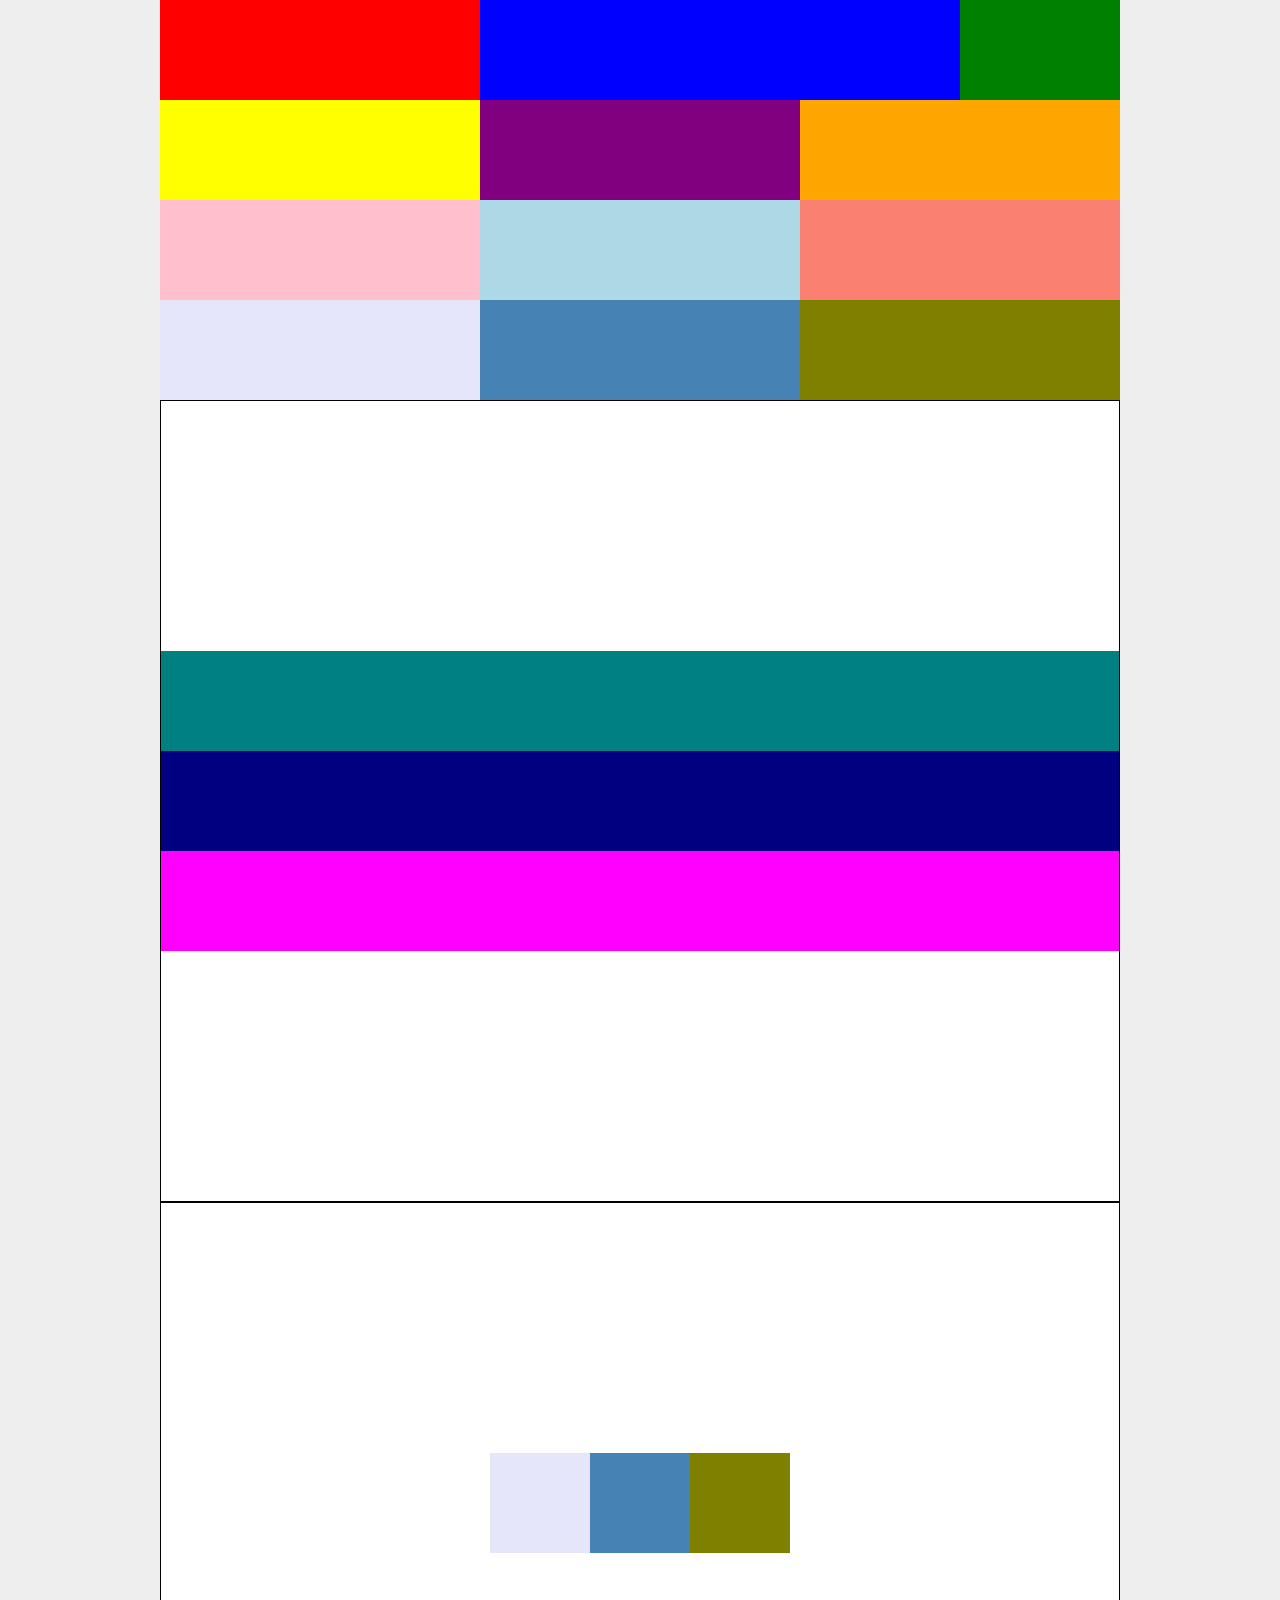
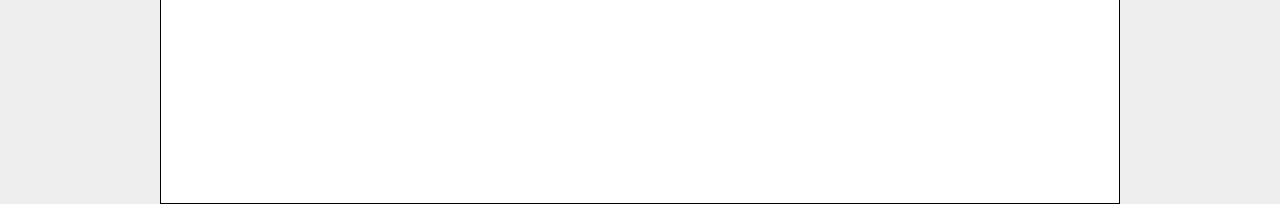
<file: index.html>
<!DOCTYPE html>
<html lang="en">
  <head>
    <title>CSS FlexBox Sandbox</title>
    <link rel="stylesheet" type="text/css" href="style.css">
  </head>
  <body>
    <div class="wrapper">
      <div class="flex-container">
        <div class="box one"></div>
        <div class="box two"></div>
        <div class="box three"></div>
      </div>
      <div class="flex-container row2">
        <div class="box four"></div>
        <div class="box five"></div>
        <div class="box six"></div>
      </div>
      <div class="flex-container row3">
        <div class="box seven"></div>
        <div class="box eight"></div>
        <div class="box nine"></div>
      </div>
      <div class="flex-container row4">
        <div class="box ten"></div>
        <div class="box eleven"></div>
        <div class="box twelve"></div>
      </div>
      <div class="flex-container row5">
        <div class="box thirteen"></div>
        <div class="box fourteen"></div>
        <div class="box fifteen"></div>
      </div>
      <div class="flex-container row6">
        <div class="box ten"></div>
        <div class="box eleven"></div>
        <div class="box twelve"></div>
      </div>
    </div>
  </body>
</html>
</file>
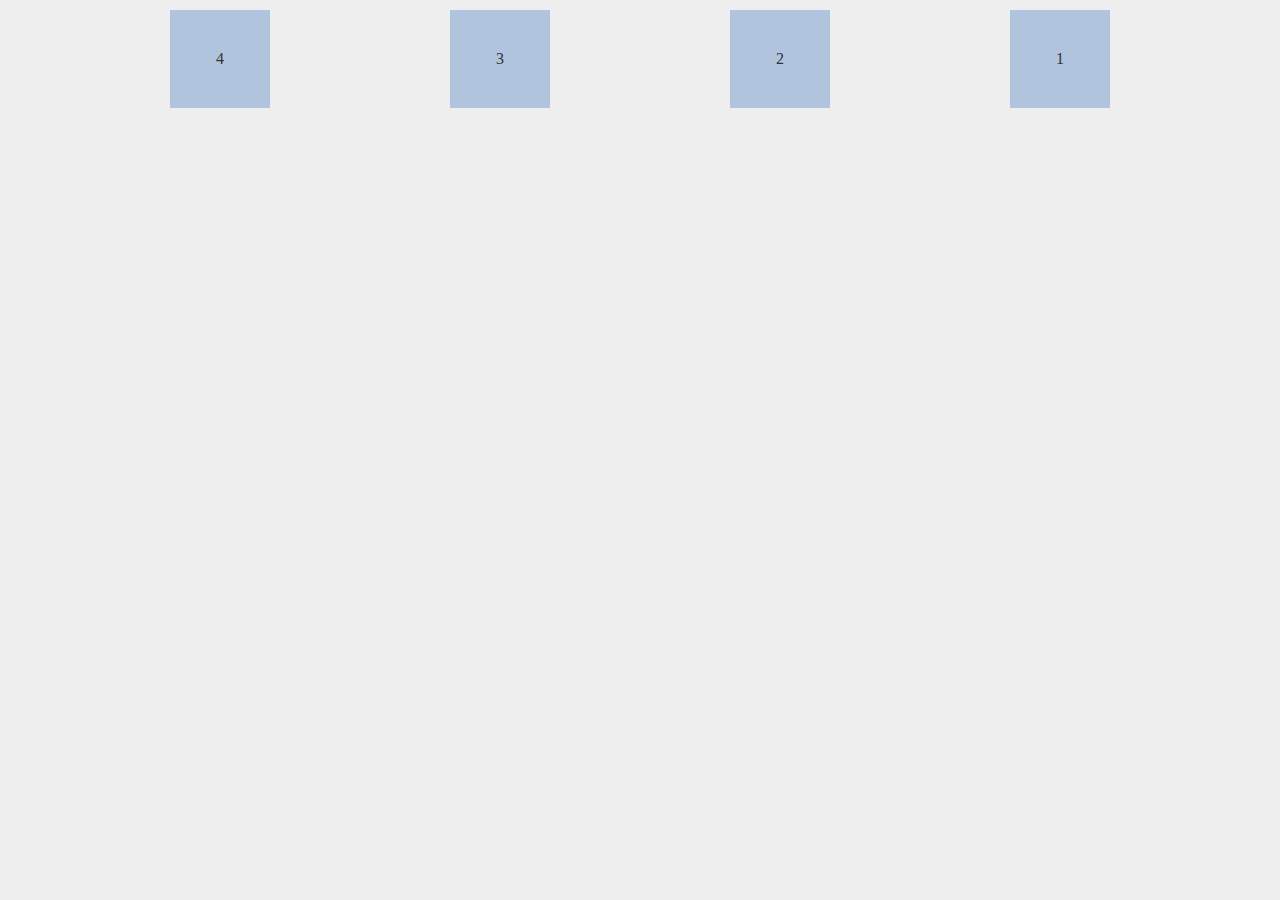
<file: ex_element_order/index.html>
<!DOCTYPE html>
<html lang="en">
  <head>
    <title>CSS Flexbox Sandbox - Example Element Order</title>
    <link rel="stylesheet" type="text/css" href="style.css">
  </head>
  <body>
    <div class="wrapper">
      
      <section id="blocks">
        <div class="one">1</div>
        <div class="two">2</div>
        <div class="three">3</div>
        <div class="four">4</div>
      </section>

    </div>
  </body>
</html>
</file>
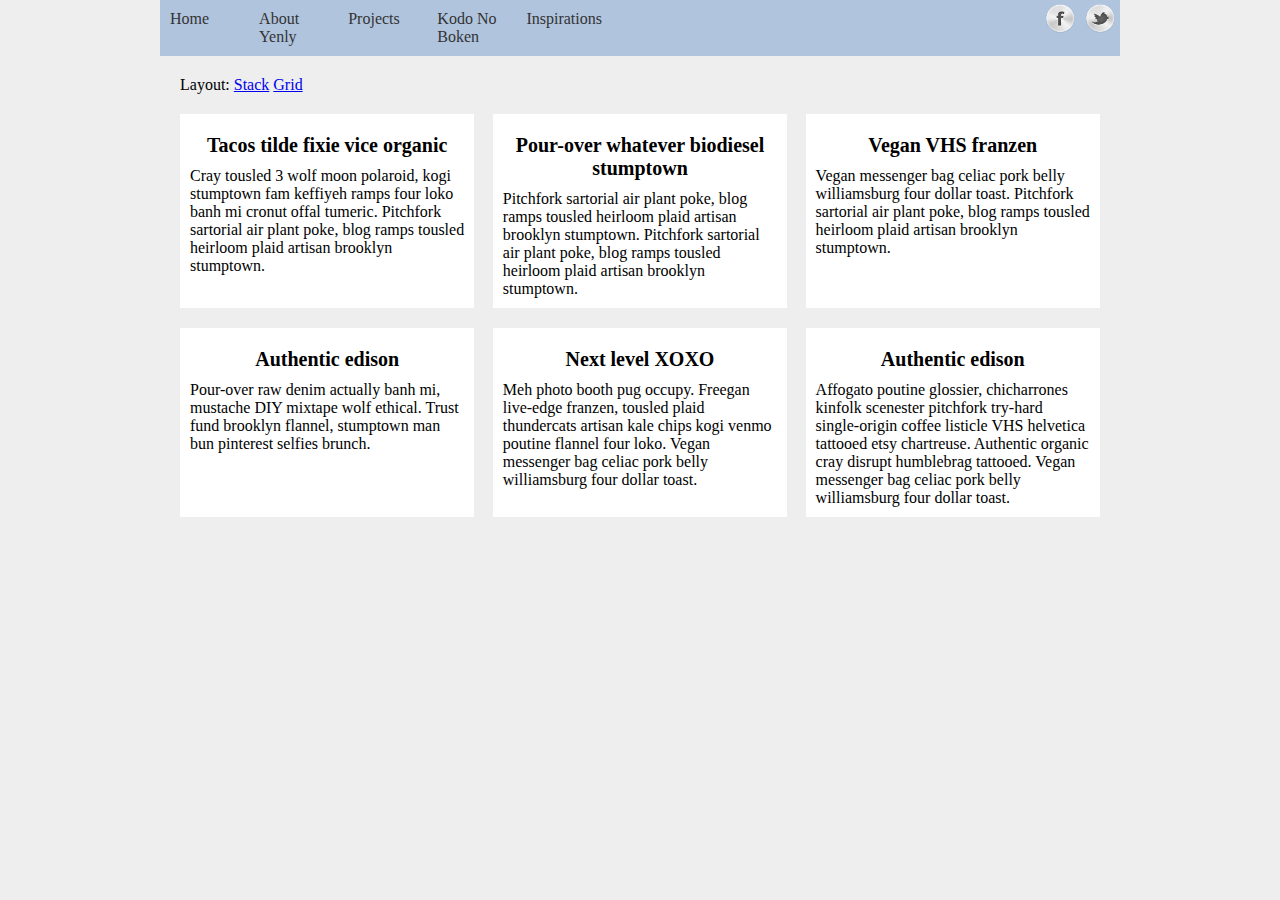
<file: ex_layout/index.html>
<!DOCTYPE html>
<html lang="en">
  <head>
    <title>CSS Flexbox Sandbox - Example Layout</title>
    <link rel="stylesheet" type="text/css" href="style.css">
    <script src="https://code.jquery.com/jquery-1.12.1.js"></script>
  </head>
  <body>
    <div class="wrapper">
      <nav>
        <ul>
          <li><a href="">Home</a></li>
          <li><a href="">About Yenly</a></li>
          <li><a href="">Projects</a></li>
          <li><a href="">Kodo No Boken</a></li>
          <li><a href="">Inspirations</a></li>
        </ul>

        <ul class="social">
          <li><a href="" class="fb">Facebook</a></li>
          <li><a href="" class="tw">Twitter</a></li>
        </ul>
      </nav>

      <div style="margin: 20px">
        <span>Layout: </span>
        <a href="#" class="stack">Stack</a>
        <a href="#" class="grid">Grid</a>
      </div>

      <section id="blocks">
        <article>
          <h2>Tacos tilde fixie vice organic</h2>
          <p>Cray tousled 3 wolf moon polaroid, kogi stumptown fam keffiyeh ramps four loko banh mi cronut offal tumeric. Pitchfork sartorial air plant poke, blog ramps tousled heirloom plaid artisan brooklyn stumptown.  </p>
        </article>
        <article>
          <h2>Pour-over whatever biodiesel stumptown</h2>
          <p> Pitchfork sartorial air plant poke, blog ramps tousled heirloom plaid artisan brooklyn stumptown.  Pitchfork sartorial air plant poke, blog ramps tousled heirloom plaid artisan brooklyn stumptown. </p>
        </article>
        <article>
          <h2> Vegan VHS franzen</h2>
          <p>Vegan messenger bag celiac pork belly williamsburg four dollar toast. Pitchfork sartorial air plant poke, blog ramps tousled heirloom plaid artisan brooklyn stumptown. </p>
        </article>
        <article>
          <h2>Authentic edison</h2>
          <p>Pour-over raw denim actually banh mi, mustache DIY mixtape wolf ethical. Trust fund brooklyn flannel, stumptown man bun pinterest selfies brunch.</p>
        </article>
        <article>
          <h2>Next level XOXO</h2>
          <p>Meh photo booth pug occupy. Freegan live-edge franzen, tousled plaid thundercats artisan kale chips kogi venmo poutine flannel four loko. Vegan messenger bag celiac pork belly williamsburg four dollar toast. </p>
        </article>
        <article>
          <h2>Authentic edison</h2>
          <p>Affogato poutine glossier, chicharrones kinfolk scenester pitchfork try-hard single-origin coffee listicle VHS helvetica tattooed etsy chartreuse. Authentic organic cray disrupt humblebrag tattooed. Vegan messenger bag celiac pork belly williamsburg four dollar toast. </p>
        </article>
      </section>

    </div>
    <script>
      $("a.stack").on("click", function() {
        $("article").addClass("stack");
      });
      $("a.grid").on("click", function() {
        $("article").removeClass("stack");
      });
    </script>
  </body>
</html>
</file>
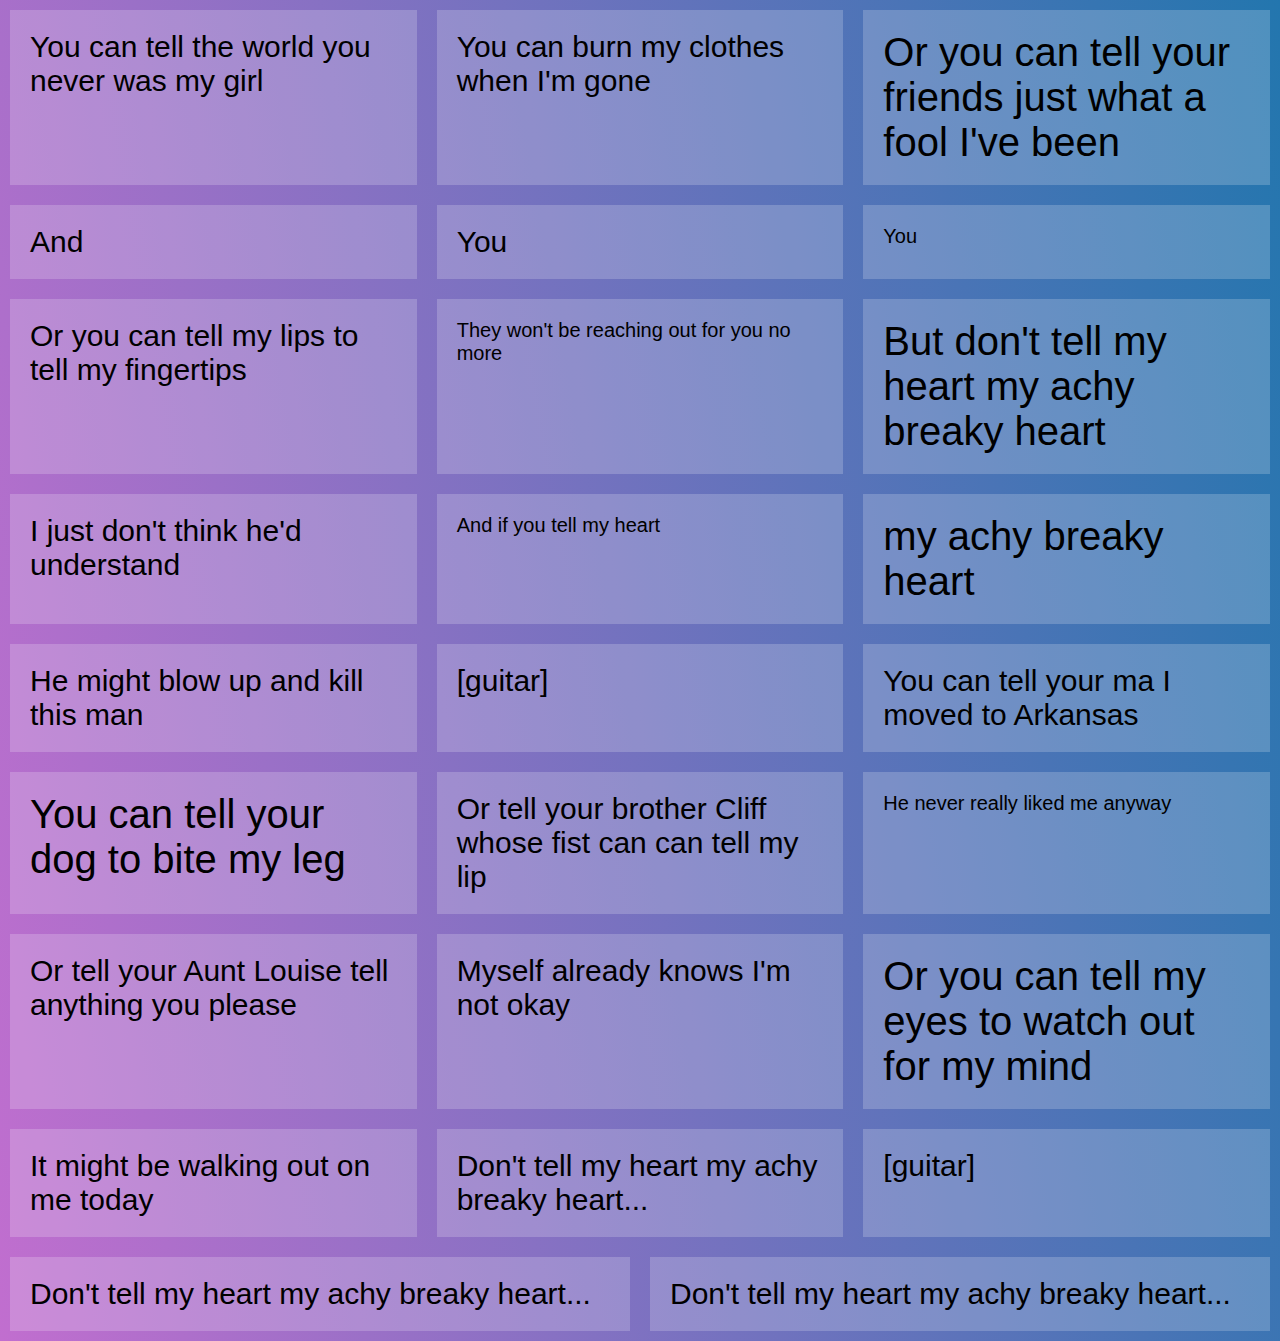
<file: ex_wtf_equal_heights/index.html>
<!DOCTYPE html>
<html lang="en">
<head>
  <meta charset="UTF-8">
  <title>CSS Flexbox Sandbox - What the FlexBox Equal Heights</title>
  <link rel="stylesheet" href="https://maxcdn.bootstrapcdn.com/font-awesome/4.3.0/css/font-awesome.min.css">
  <link rel="stylesheet" href="style.css">
</head>
<body>

  <div class="elements">

    <div class="item">You can tell the world you never was my girl</div>
    <div class="item">You can burn my clothes when I'm gone</div>
    <div class="item large">Or you can tell your friends just what a fool I've been</div>
    <div class="item">And </div>

    <div class="item">You </div>
    <div class="item small">You </div>
    <div class="item">Or you can tell my lips to tell my fingertips</div>
    <div class="item small">They won't be reaching out for you no more</div>

    <div class="item large">But don't tell my heart my achy breaky heart</div>
    <div class="item">I just don't think he'd understand</div>
    <div class="item small">And if you tell my heart</div>
    <div class="item large">my achy breaky heart</div>
    <div class="item">He might blow up and kill this man</div>

    <div class="item">[guitar]</div>

    <div class="item">You can tell your ma I moved to Arkansas</div>
    <div class="item large">You can tell your dog to bite my leg</div>
    <div class="item">Or tell your brother Cliff whose fist can can tell my lip</div>
    <div class="item small">He never really liked me anyway</div>

    <div class="item">Or tell your Aunt Louise tell anything you please</div>
    <div class="item">Myself already knows I'm not okay</div>
    <div class="item large">Or you can tell my eyes to watch out for my mind</div>
    <div class="item">It might be walking out on me today</div>

    <div class="item">Don't tell my heart my achy breaky heart...</div>

    <div class="item">[guitar]</div>

    <div class="item">Don't tell my heart my achy breaky heart...</div>
    <div class="item">Don't tell my heart my achy breaky heart...</div>

  </div>

</body>
</html>
</file>
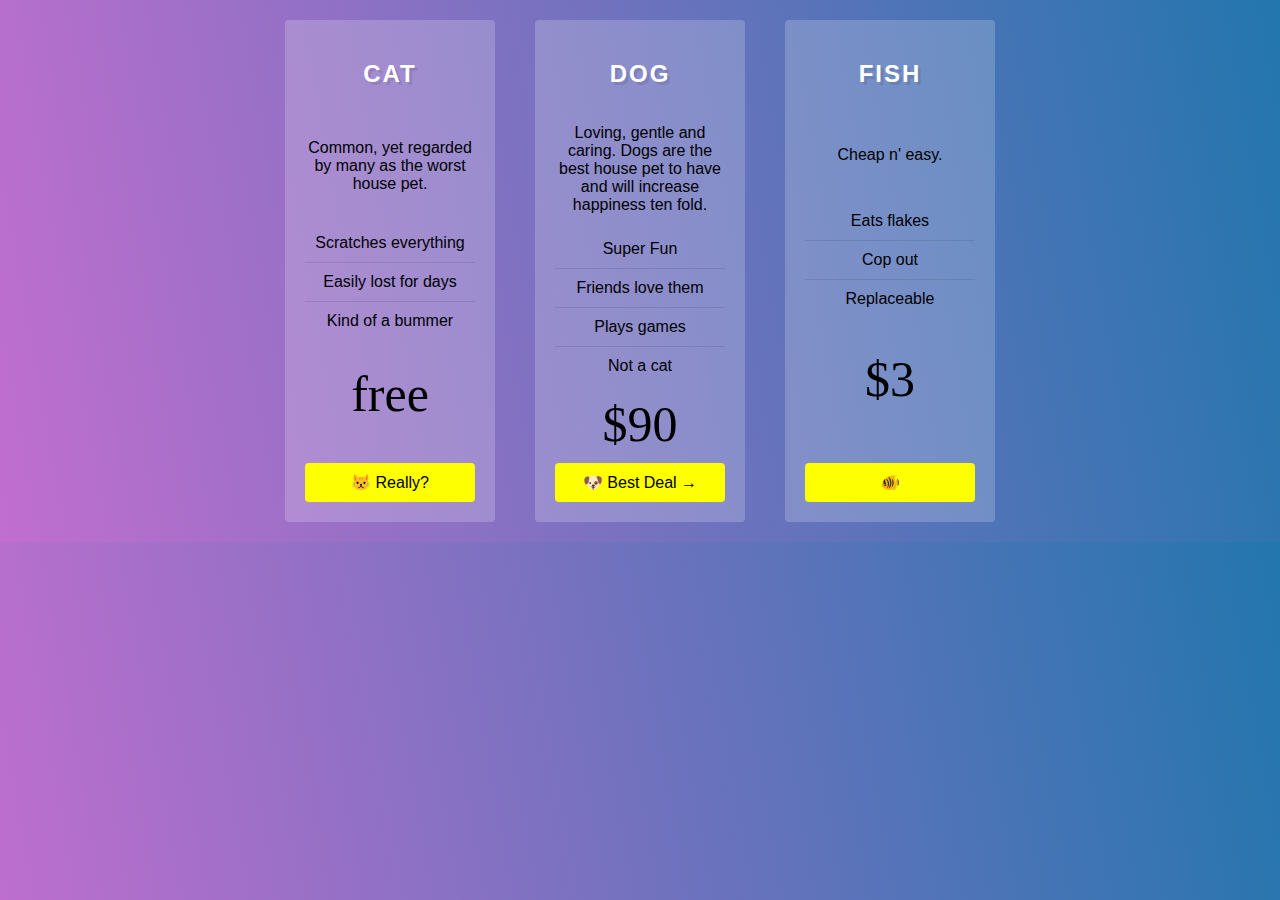
<file: ex_wtf_pricing_grid/index.html>
<!DOCTYPE html>
<html lang="en">
<head>
  <meta charset="UTF-8">
  <title>CSS Flexbox Sandbox - What the FlexBox Pricing Grid</title>
  <link rel="stylesheet" href="https://maxcdn.bootstrapcdn.com/font-awesome/4.3.0/css/font-awesome.min.css">
  <link rel="stylesheet" href="style.css">
</head>
<body>

  <!-- Flex Container! -->
  <div class="pricing-grid">

    <div class="plan plan1">

      <h2>Cat</h2>
      <p>Common, yet regarded by many as the worst house pet.</p>
      <ul class="features">
        <li>Scratches everything</li>
        <li>Easily lost for days</li>
        <li>Kind of a bummer</li>
      </ul>

      <p class="price">free</p>

      <a href="#" class="cta">😾 Really?</a>
    </div>

    <div class="plan plan2">

      <h2>Dog</h2>
      <p>Loving, gentle and caring. Dogs are the best house pet to have and will increase happiness ten fold. </p>
      <ul class="features">
        <li>Super Fun</li>
        <li>Friends love them</li>
        <li>Plays games</li>
        <li>Not a cat</li>
      </ul>

      <p class="price">$90</p>

      <a href="#" class="cta">🐶 Best Deal →</a>
    </div>

    <div class="plan plan3">

      <h2>Fish</h2>
      <p>Cheap n' easy.</p>
      <ul class="features">
        <li>Eats flakes</li>
        <li>Cop out</li>
        <li>Replaceable</li>
      </ul>

      <p class="price">$3</p>

      <a href="#" class="cta">🐠</a>
    </div>

  </div>

</body>
</html>
</file>
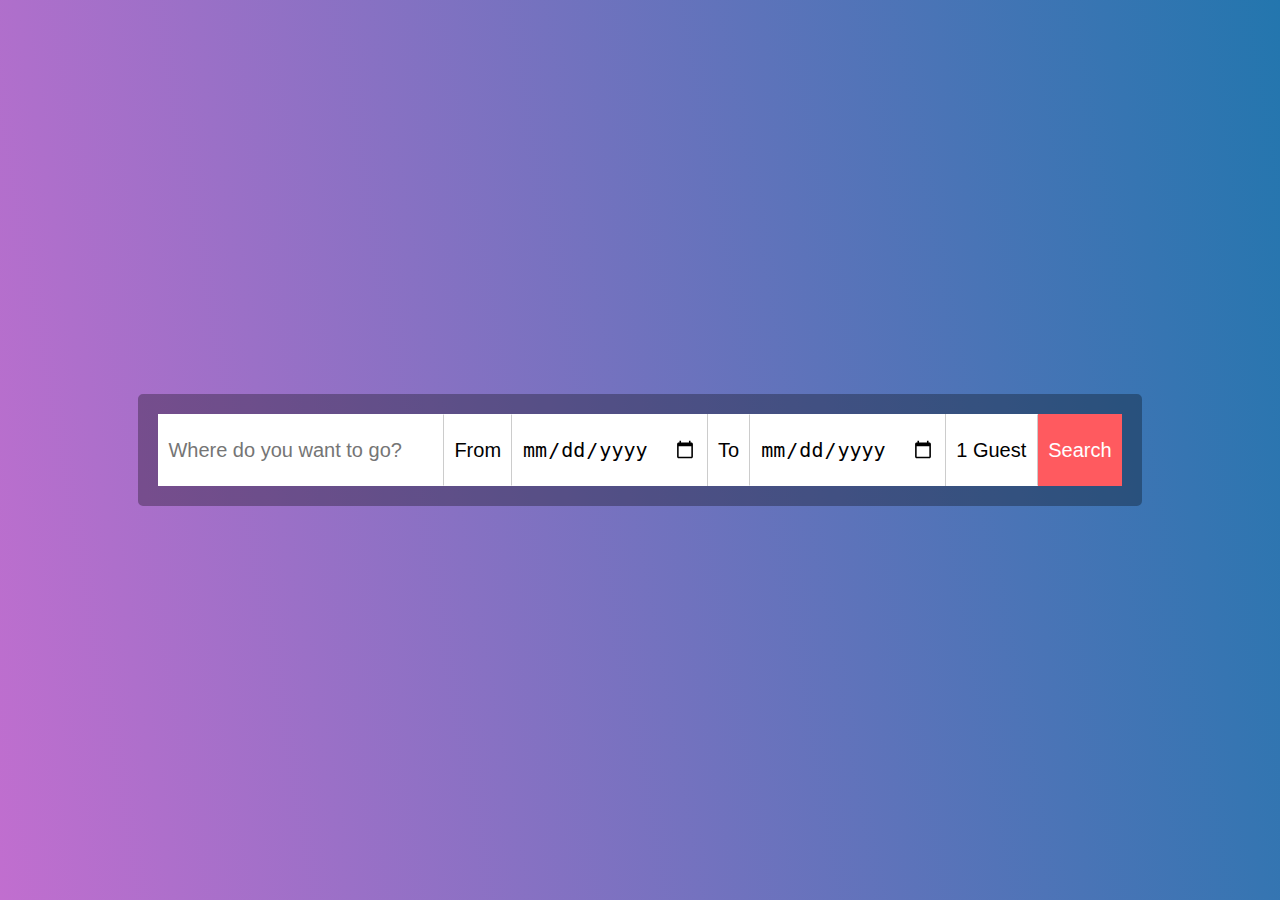
<file: ex_wtf_single_line_form/index.html>
<!DOCTYPE html>
<html lang="en">
<head>
  <meta charset="UTF-8">
  <title>CSS Flexbox Sandbox - What the FlexBox Single Line Form</title>
  <link rel="stylesheet" href="https://maxcdn.bootstrapcdn.com/font-awesome/4.3.0/css/font-awesome.min.css">
  <link rel="stylesheet" href="style.css">
</head>
<body>


  <div class="cover">


    <form  class="flex-form">

      <input type="search" placeholder="Where do you want to go?">

      <label for="from">From</label>
      <input type="date" name="from">

      <label for="from">To</label>
      <input type="date" name="to">

      <select name="" id="">
        <option value="1">1 Guest</option>
        <option value="2">2 Guest</option>
        <option value="3">3 Guest</option>
        <option value="4">4 Guest</option>
        <option value="5">5 Guest</option>
      </select>

      <input type="submit" value="Search">

    </form>

  </div>

</body>
</html>
</file>
<file: style.css>
*{
  font-family: verdana;
  margin: 0;
}

body{
  background: #eee;
}

.wrapper{
  width: 100%;
  max-width: 960px;
  margin: 0 auto;
}

.flex-container {
  display: flex;
  background: white;
}

.box {
  height: 100px;
  min-width: 100px;
  /* grow at same rate of 1, relative to elements next to it.
  flex-grow: 1;*/
}

.one {
  background: red;
  flex-grow: 2;
}

.two {
  background: blue;
  flex-grow: 3;
}

.three {
  background: green;
  flex-grow: 1;
}

.row2 .box {
  width: 320px;
}
/* the bigger the shrink rate, the more it shrinks */
.four {
  background: yellow;
  flex-shrink: 1;
}

.five {
  background: purple;
  flex-shrink: 2;
}

.six {
  background: orange;
  flex-shrink: 5;
}

.row3 {
  flex-wrap: wrap;
}

.row3 .box {
  min-width: 200px;
  flex-grow: 1;
}

.seven {
  background: pink;
}

.eight {
  background: lightblue;
}

.nine {
  background: salmon;
}

/* flex-basis is like min-width */
/* min-width will make browser scroll */
/* flex-basis lets you go smaller than specified width - no scroll bar*/
.row4 .box {
  /*flex-basis: 200px;*/
  /* shortcut way - flex: grow shrink basis */
  flex: 1 0 200px;
}

.ten {
  background: lavender;
}

.eleven {
  background: steelblue;
}

.twelve {
  background: olive;
}

.row5 {
  display: flex;
  flex-wrap: wrap;
  flex-flow: column-reverse;
  /* justify content applies only to main axis*/
  justify-content: center;
  height: 800px;
  border: 1px solid black;
}

.row5 .box {
  /*flex-basis: 200px;*/
  /* shortcut way - flex: grow shrink basis */
  flex: 0 0 100px;
}

.thirteen {
  background: magenta;
}

.fourteen {
  background: navy;
}

.fifteen {
  background: teal;
}

.row6 {
  flex-wrap: wrap;
  flex-flow: row;
  height: 600px;
  /* justify-content: applies to main axis */
  justify-content: center;
  /* align-items: applies to cross axis */
  align-items: center;
  border: 1px solid black;
}

.row6 .box {
  flex: 0 0 100px
}
</file>
<file: ex_element_order/style.css>
body {
  background: #eee;
  color: #333;
}

.wrapper {
  width: 100%;
  max-width: 960px;
  margin: 0 auto;
}

#blocks {
  display: flex;
  margin: 10px;
  justify-content: space-between;
}

#blocks div {
  flex: 0 0 100px;
  padding: 40px 0;
  text-align: center;
  background: lightsteelblue;
}

.one { order: 4 }
.two { order: 2 }
.three { order: 1 }
.four { order: 0 }
</file>
<file: ex_layout/style.css>
*{
  font-family: verdana;
  margin: 0;
}

body{
  background: #eee;
}

.wrapper{
  width: 100%;
  max-width: 960px;
  margin: 0 auto;
}

/* menu base style */
nav {
  background: lightsteelblue;
}

nav ul {
  list-style-type: none;
  padding: 0;
}

nav a {
  text-decoration: none;
  /*text-align: center;*/
  color: #333;
  display: block;
  padding: 10px;
}

nav a:hover {
  background-color: lightgrey;
}

/* social menu base styles */
a.tw {
  background: url(img/tw.png) no-repeat center;
  background-size: 80%;
}

a.fb {
  background: url(img/fb.png) no-repeat center;
  background-size: 80%;
}

.social {
  max-width: 80px;
  margin: 0 auto;
}

.social a {
  text-indent: -10000px;
}

/* flex styles */
nav ul.social {
  flex: 1 1 0;
  display: flex;
}

nav ul.social li {
  flex: 1 1 0;
}

/* grid vs flex base styles*/
#blocks {
  margin: 20px;
}

article {
  background: #fff;
  margin-bottom: 20px;
  padding: 10px;
  /* box-sizing incorporates padding into overall width*/
  box-sizing: border-box;;
}

article h2 {
  text-align: center;
  font-size: 20px;
  margin: 10px 0;
}

@media screen and (min-width: 768px) {
  nav {
    display: flex;
    justify-content: space-between;
  }

  nav ul {
    display: flex;
    /* flex-start-> default behavior, flex-end -> float right */
    justify-content: flex-start;
  }

  nav li {
    flex: 1 1 0;
  }

  ul.social {
    margin: 0;
  }

  #blocks {
    display: flex;
    flex-wrap: wrap;
    justify-content: space-between;
  }

  article {
    flex: 0 1 32%;
    transition: flex-basis 0.3s linear;
  }

  article.stack {
    flex: 0 1 100%;
  }
}
</file>
<file: ex_wtf_equal_heights/style.css>
/* Some CSS Setup - nothing to do with flexbox */
html {
  box-sizing: border-box;
}

*, *:before, *:after {
  box-sizing: inherit;
}

body {
  font-family: sans-serif;
  margin: 0;
  background-image: linear-gradient(260deg, #2376ae 0%, #c16ecf 100%);
}

a {
  color:white;
}

.item.large {
  font-size: 40px;
}

.item.small {
  font-size: 20px;
}

.item {
  background:rgba(255,255,255,0.2);
  margin:10px;
  padding:20px;
  font-size: 30px;
}

/* Flexbox Starts Here: */
.elements {
  display: flex;
  flex-wrap: wrap;
}

.item {
  flex: 1 1 calc(33.33% - 20px);
}

/* justify-content only works when flex on item is set to not grow.
.elements {
  display: flex;
  flex-wrap: wrap;
  justify-content: space-between;
}

.item {
  flex: 0 1 calc(33.33% - 20px);
}*/
</file>
<file: ex_wtf_pricing_grid/style.css>
/* Some CSS Setup - nothing to do with flexbox */
html {
  box-sizing: border-box;
}

*, *:before, *:after {
  box-sizing: inherit;
}

body {
  font-family: sans-serif;
  margin: 0;
  background-image: linear-gradient(260deg, #2376ae 0%, #c16ecf 100%);
}

a {
  color:white;
}

.plan ul {
  margin: 0;
  padding: 0;
  list-style: none;
}

.plan ul li {
  border-bottom: 1px solid rgba(0,0,0,0.1);
  padding:10px;
}

.plan ul li:last-child {
  border-bottom: 0;
}

.plan a {
  text-decoration: none;
  background:#FEFF00;
  padding:10px;
  color:black;
  border-radius:4px;
}

.plan h2 {
  text-transform: uppercase;
  color:white;
  letter-spacing: 2px;
  text-shadow:3px 3px 0 rgba(0,0,0,0.1);
}

.price {
  font-size: 50px;
  font-family: serif;
  margin: 10px 0;
}

/* flex container */
.pricing-grid {
  max-width:750px;
  margin: 0 auto;
  display: flex;
  /* to vertically align content */
  /*align-items:  center;*/
}

.plan {
  display: flex;
  flex: 1;
  flex-wrap: wrap;
  background: rgba(255, 255, 255, 0.2);
  margin: 20px;
  padding: 20px;
  border-radius: 4px;
  text-align: center;
}

/* select all direct descendants */
.plan > * {
  flex: 1 1 100%;
}

.plan .cta {
  align-self: flex-end; /* only applies to flex item */
}
</file>
<file: ex_wtf_single_line_form/style.css>
/* Some CSS Setup - nothing to do with flexbox */
html {
  box-sizing: border-box;
}

*, *:before, *:after {
  box-sizing: inherit;
}

body {
  font-family: sans-serif;
  margin: 0;
  overflow: hidden;
  background-image: linear-gradient(260deg, #2376ae 0%, #c16ecf 100%);
}

a {
  color:white;
}

.cover  {
  height:100vh;
  width:100%;
}

/*Video*/

.dog {
  height:100%;
  -webkit-filter:blur(5px);
  filter:blur(5px);
  position: absolute;
  top: 0;
}

/*Hack to get them to align properly */
.flex-form > *:not([type="date"]) {
  border-top:1px solid white;
  border-bottom:1px solid white;
}

.flex-form input[type="submit"] {
  background:#FF5A5F;
  border-top: 1px solid #FF5A5F;
  border-bottom: 1px solid #FF5A5F;
  color:white;
}

.flex-form > * {
  border:0;
  padding:10px;
  background:white;
  line-height:50px;
  font-size: 20px;
  border-radius:0;
  outline:0;
  border-right:1px solid rgba(0,0,0,0.2);
  -webkit-appearance:none;
}

.flex-form > *:last-child {
  border-right: 0;
}

/*Flexbox Starts Here*/
.cover {
  display: flex;
  justify-content: center; /* horizontal center */
  align-items: center; /* vertical center */
}

.flex-form {
  display: flex;
  border: 20px solid rgba(0, 0 , 0, 0.3);
  border-radius: 5px;
}

input[type="search"] {
  flex-basis: 500px;
}
</file>
